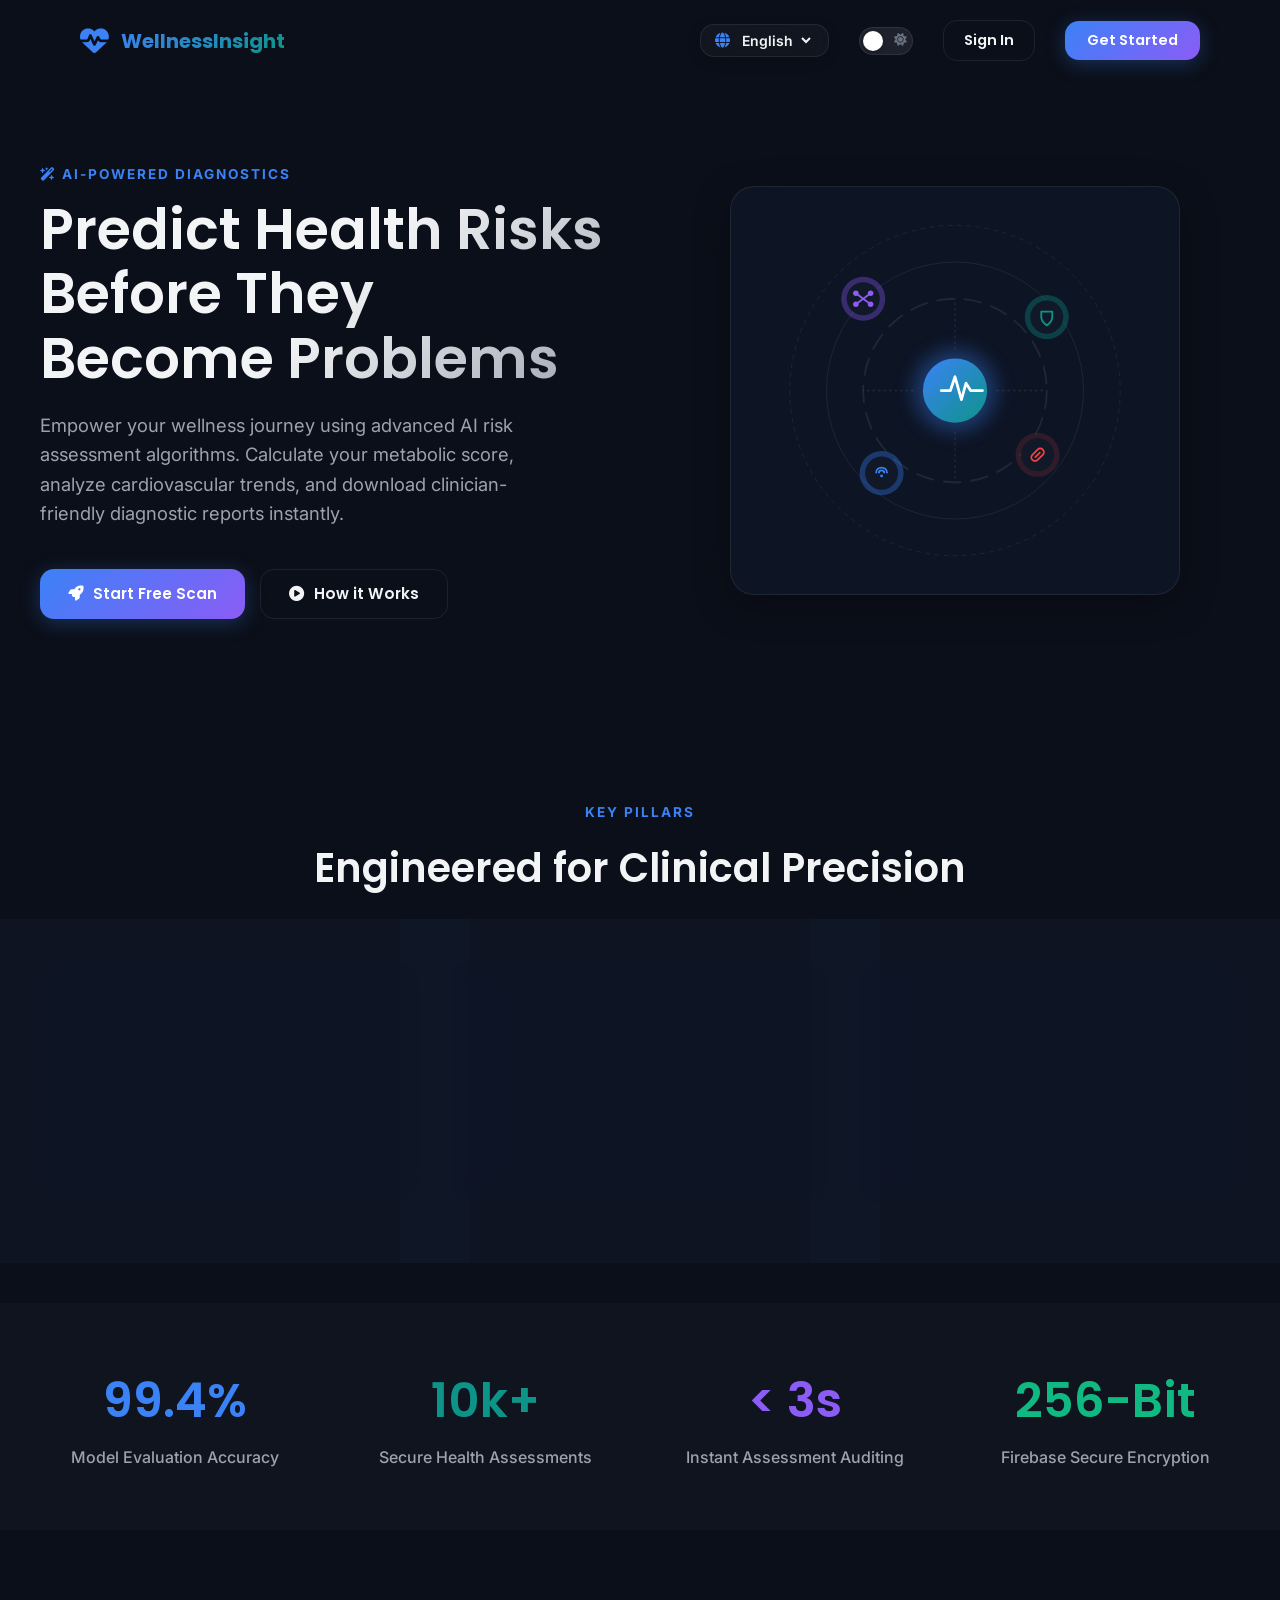
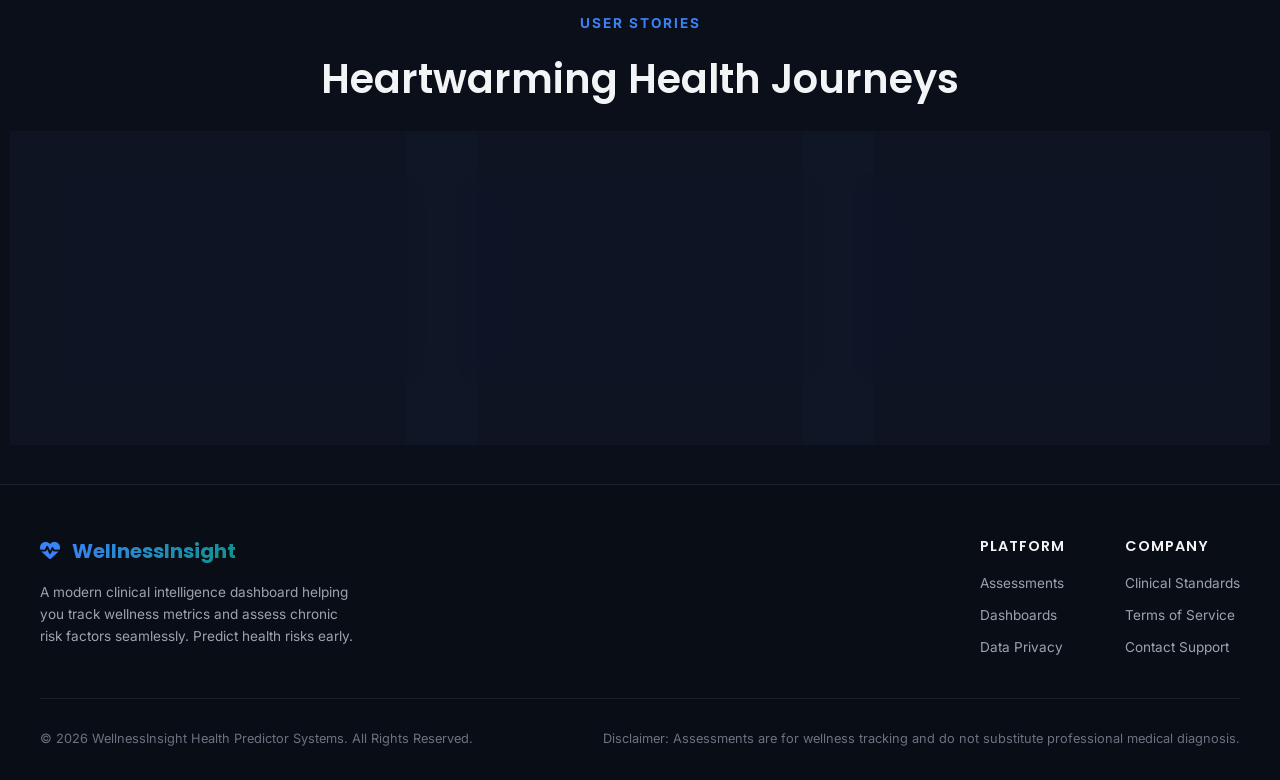
<file: index.html>
<!DOCTYPE html>
<html lang="en" data-theme="dark">
<head>
    <meta charset="UTF-8">
    <meta name="viewport" content="width=device-width, initial-scale=1.0">
    <title>Smart Health & Risk Predictor | AI Healthcare Advisor</title>
    
    <!-- Google Fonts & FontAwesome CDN -->
    <link rel="stylesheet" href="https://cdnjs.cloudflare.com/ajax/libs/font-awesome/6.4.0/css/all.min.css" crossorigin="anonymous" referrerpolicy="no-referrer">
    <link rel="stylesheet" href="style.css">
    <!-- Localization Module -->
    <script type="module" src="js/lang/i18n.js"></script>
    <link rel="icon" type="image/png" href="favicon.png">
</head>
<body>

    <!-- Ambient Glowing Orbs -->
    <div class="bg-ambient-glow">
        <div class="glow-circle glow-circle-1"></div>
        <div class="glow-circle glow-circle-2"></div>
        <div class="glow-circle glow-circle-3"></div>
    </div>

    <!-- Header Navigation -->
    <header style="padding: 20px 40px; display: flex; justify-content: space-between; align-items: center; max-width: 1200px; margin: 0 auto; width: 100%;">
        <a href="index.html" class="sidebar-logo" style="margin-bottom: 0;">
            <i class="fa-solid fa-heart-pulse" style="color: var(--color-primary); font-size: 1.8rem;"></i>
            <span data-i18n="logo_title">WellnessInsight</span>
        </a>
        
        <div style="display: flex; align-items: center; gap: 30px;">
            <!-- Language Selector Dropdown -->
            <div class="lang-switcher-container">
                <i class="fa-solid fa-globe lang-icon"></i>
                <select class="lang-select" aria-label="Select Language">
                    <option value="en">English</option>
                    <option value="hi">हिन्दी</option>
                    <option value="mr">मराठी</option>
                </select>
            </div>
            
            <label class="theme-switch" aria-label="Toggle Theme">
                <input type="checkbox" id="themeToggle">
                <span class="slider">
                    <span class="slider-icons">
                        <i class="fa-solid fa-moon"></i>
                        <i class="fa-solid fa-sun"></i>
                    </span>
                </span>
            </label>
            <a href="login.html" class="btn-outline" style="padding: 8px 20px; font-size: 0.9rem;" data-i18n="sign_in">Sign In</a>
            <a href="signup.html" class="btn-primary" style="padding: 8px 22px; font-size: 0.9rem;" data-i18n="get_started">Get Started</a>
        </div>
    </header>

    <!-- Hero Section -->
    <main class="hero-section">
        <div class="hero-content">
            <span class="section-tag" data-i18n="hero_tag"><i class="fa-solid fa-wand-magic-sparkles"></i> AI-Powered Diagnostics</span>
            <h1 data-i18n="hero_title">Predict Health Risks</span> Before They Become </span>Problems</h1>
            <p data-i18n="hero_desc">Empower your wellness journey using advanced AI risk assessment algorithms. Calculate your metabolic score, analyze cardiovascular trends, and download clinician-friendly diagnostic reports instantly.</p>
            <div style="display: flex; gap: 15px;">
                <a href="signup.html" class="btn-primary" data-i18n="start_free_scan"><i class="fa-solid fa-rocket"></i> Start Free Scan</a>
                <a href="#features" class="btn-outline" data-i18n="how_it_works"><i class="fa-solid fa-circle-play"></i> How it Works</a>
            </div>
        </div>
        
        <div class="hero-illustration">
            <div class="hero-svg-card">
                <!-- Gorgeous Floating Custom Interactive Healthcare SVG -->
                <svg viewBox="0 0 400 400" width="100%" height="100%" xmlns="http://www.w3.org/2000/svg">
                    <!-- Background grids -->
                    <circle cx="200" cy="200" r="180" fill="none" stroke="var(--border-card)" stroke-width="1" stroke-dasharray="5,5"/>
                    <circle cx="200" cy="200" r="140" fill="none" stroke="var(--border-card)" stroke-width="1"/>
                    <circle cx="200" cy="200" r="100" fill="none" stroke="var(--border-card)" stroke-width="2" stroke-dasharray="20,10"/>
                    
                    <!-- Center Glowing Heart and pulse -->
                    <circle cx="200" cy="200" r="45" fill="var(--color-primary-glow)" filter="blur(10px)"/>
                    <circle cx="200" cy="200" r="35" fill="url(#grad-blue)"/>
                    <path d="M185 200 h10 l5 -15 l7 25 l5 -18 l5 8 h13" fill="none" stroke="white" stroke-width="3" stroke-linecap="round" stroke-linejoin="round"/>
                    
                    <!-- DNA Helix Orbiting Icon -->
                    <g transform="translate(100, 100)">
                        <circle cx="0" cy="0" r="24" fill="var(--color-accent-glow)"/>
                        <circle cx="0" cy="0" r="18" fill="var(--bg-secondary)"/>
                        <path d="M-8 -6 L8 6 M-8 6 L8 -6" stroke="var(--color-accent)" stroke-width="2"/>
                        <circle cx="-8" cy="-6" r="3" fill="var(--color-accent)"/>
                        <circle cx="8" cy="6" r="3" fill="var(--color-accent)"/>
                        <circle cx="-8" cy="6" r="3" fill="var(--color-accent)"/>
                        <circle cx="8" cy="-6" r="3" fill="var(--color-accent)"/>
                    </g>
                    
                    <!-- Shield Secure Security Icon -->
                    <g transform="translate(300, 120)">
                        <circle cx="0" cy="0" r="24" fill="var(--color-secondary-glow)"/>
                        <circle cx="0" cy="0" r="18" fill="var(--bg-secondary)"/>
                        <path d="M-6 -6 H6 V0 C6 5 0 9 0 9 C0 9 -6 5 -6 0 Z" fill="none" stroke="var(--color-secondary)" stroke-width="2" stroke-linejoin="round"/>
                    </g>
                    
                    <!-- Brain Signal Icon -->
                    <g transform="translate(120, 290)">
                        <circle cx="0" cy="0" r="24" fill="var(--color-primary-glow)"/>
                        <circle cx="0" cy="0" r="18" fill="var(--bg-secondary)"/>
                        <path d="M-6 0 C-6 -8 6 -8 6 0 M-3 0 C-3 -4 3 -4 3 0 M0 0 H0" fill="none" stroke="var(--color-primary)" stroke-width="2"/>
                        <circle cx="0" cy="3" r="1.5" fill="var(--color-primary)"/>
                    </g>
                    
                    <!-- Capsule / Pill Meds Icon -->
                    <g transform="translate(290, 270)">
                        <circle cx="0" cy="0" r="24" fill="var(--color-danger-bg)"/>
                        <circle cx="0" cy="0" r="18" fill="var(--bg-secondary)"/>
                        <rect x="-4" y="-8" width="8" height="16" rx="4" transform="rotate(45)" fill="none" stroke="var(--color-danger)" stroke-width="2"/>
                        <line x1="-3" y1="3" x2="3" y2="-3" stroke="var(--color-danger)" stroke-width="2"/>
                    </g>
                    
                    <!-- Connection lines -->
                    <line x1="200" y1="155" x2="200" y2="100" stroke="var(--border-card)" stroke-width="1.5" stroke-dasharray="3,3"/>
                    <line x1="200" y1="245" x2="200" y2="300" stroke="var(--border-card)" stroke-width="1.5" stroke-dasharray="3,3"/>
                    <line x1="155" y1="200" x2="100" y2="200" stroke="var(--border-card)" stroke-width="1.5" stroke-dasharray="3,3"/>
                    <line x1="245" y1="200" x2="300" y2="200" stroke="var(--border-card)" stroke-width="1.5" stroke-dasharray="3,3"/>
                    
                    <!-- Gradient definitions -->
                    <defs>
                        <linearGradient id="grad-blue" x1="0%" y1="0%" x2="100%" y2="100%">
                            <stop offset="0%" stop-color="var(--color-primary)"/>
                            <stop offset="100%" stop-color="var(--color-secondary)"/>
                        </linearGradient>
                    </defs>
                </svg>
            </div>
        </div>
    </main>

    <!-- Features Section -->
    <section id="features" class="features-section">
        <span class="section-tag" data-i18n="pillars_tag">Key Pillars</span>
        <h2 class="section-title" data-i18n="pillars_title">Engineered for Clinical Precision</h2>
        
        <div class="features-grid">
            <div class="glass-card primary-hover">
                <div class="metric-icon-box" style="margin: 0 auto 20px auto;">
                    <i class="fa-solid fa-microchip"></i>
                </div>
                <h3 style="font-size: 1.25rem; margin-bottom: 12px;" data-i18n="feat_ai_title">AI Health Assessment</h3>
                <p style="color: var(--text-secondary); font-size: 0.9rem;" data-i18n="feat_ai_desc">Multi-step health wizard evaluates demographics, medical readings, and lifestyle habits dynamically.</p>
            </div>
            
            <div class="glass-card accent-hover">
                <div class="metric-icon-box" style="margin: 0 auto 20px auto; background: linear-gradient(135deg, var(--color-accent), var(--color-primary));">
                    <i class="fa-solid fa-chart-line"></i>
                </div>
                <h3 style="font-size: 1.25rem; margin-bottom: 12px;" data-i18n="feat_trends_title">Interactive Trends</h3>
                <p style="color: var(--text-secondary); font-size: 0.9rem;" data-i18n="feat_trends_desc">Track metrics over time via multi-dimensional radar profiles and interactive time-series line graphs.</p>
            </div>
            
            <div class="glass-card primary-hover">
                <div class="metric-icon-box" style="margin: 0 auto 20px auto; background: linear-gradient(135deg, var(--color-secondary), var(--color-success));">
                    <i class="fa-solid fa-file-medical"></i>
                </div>
                <h3 style="font-size: 1.25rem; margin-bottom: 12px;" data-i18n="feat_advice_title">Actionable Advice</h3>
                <p style="color: var(--text-secondary); font-size: 0.9rem;" data-i18n="feat_advice_desc">Instant clinician-friendly health scores and customized checklists to bring to your next consultation.</p>
            </div>
        </div>
    </section>

    <!-- Statistics Section -->
    <section style="padding: 60px 20px; background: rgba(255, 255, 255, 0.02); border-y: 1px solid var(--border-card); margin-bottom: 80px;">
        <div style="max-width: 1200px; margin: 0 auto; display: grid; grid-template-columns: repeat(auto-fit, minmax(200px, 1fr)); gap: 40px; text-align: center;">
            <div>
                <h2 style="font-size: 3rem; color: var(--color-primary); font-family: var(--font-heading);" data-i18n="stat_accuracy">99.4%</h2>
                <p style="color: var(--text-secondary); font-weight: 500; margin-top: 5px;" data-i18n="stat_accuracy_label">Model Evaluation Accuracy</p>
            </div>
            <div>
                <h2 style="font-size: 3rem; color: var(--color-secondary); font-family: var(--font-heading);" data-i18n="stat_assessments">10k+</h2>
                <p style="color: var(--text-secondary); font-weight: 500; margin-top: 5px;" data-i18n="stat_assessments_label">Secure Health Assessments</p>
            </div>
            <div>
                <h2 style="font-size: 3rem; color: var(--color-accent); font-family: var(--font-heading);" data-i18n="stat_auditing">&lt; 3s</h2>
                <p style="color: var(--text-secondary); font-weight: 500; margin-top: 5px;" data-i18n="stat_auditing_label">Instant Assessment Auditing</p>
            </div>
            <div>
                <h2 style="font-size: 3rem; color: var(--color-success); font-family: var(--font-heading);" data-i18n="stat_encryption">256-Bit</h2>
                <p style="color: var(--text-secondary); font-weight: 500; margin-top: 5px;" data-i18n="stat_encryption_label">Firebase Secure Encryption</p>
            </div>
        </div>
    </section>

    <!-- Testimonials Section -->
    <section style="max-width: 1200px; margin: 0 auto 100px auto; padding: 0 20px; text-align: center;">
        <span class="section-tag" data-i18n="stories_tag">User Stories</span>
        <h2 class="section-title" data-i18n="stories_title">Heartwarming Health Journeys</h2>
        
        <div class="features-grid">
            <div class="glass-card" style="text-align: left;">
                <div style="display: flex; align-items: center; gap: 12px; margin-bottom: 18px;">
                    <div class="user-avatar" style="background: linear-gradient(135deg, var(--color-primary), var(--color-secondary));">DR</div>
                    <div>
                        <h4 style="font-size: 0.95rem; font-weight: 600;" data-i18n="story_1_name">Dr. Richard Harrison</h4>
                        <p style="color: var(--text-muted); font-size: 0.75rem;" data-i18n="story_1_role">Cardiovascular Specialist</p>
                    </div>
                </div>
                <p style="color: var(--text-secondary); font-size: 0.875rem; line-height: 1.6;" data-i18n="story_1_text">"WellnessInsight's risk scoring acts as a fantastic initial screen. The reports carry precisely the vital biomarkers we need to see during outpatient clinic visits."</p>
            </div>
            
            <div class="glass-card" style="text-align: left;">
                <div style="display: flex; align-items: center; gap: 12px; margin-bottom: 18px;">
                    <div class="user-avatar" style="background: linear-gradient(135deg, var(--color-accent), var(--color-primary));">MS</div>
                    <div>
                        <h4 style="font-size: 0.95rem; font-weight: 600;" data-i18n="story_2_name">Melissa Sterling</h4>
                        <p style="color: var(--text-muted); font-size: 0.75rem;" data-i18n="story_2_role">User since 2025</p>
                    </div>
                </div>
                <p style="color: var(--text-secondary); font-size: 0.875rem; line-height: 1.6;" data-i18n="story_2_text">"This platform caught my elevated blood pressure patterns early. The custom exercise checklists kept me motivated, and my doctor was thoroughly impressed with the PDF logs."</p>
            </div>
            
            <div class="glass-card" style="text-align: left;">
                <div style="display: flex; align-items: center; gap: 12px; margin-bottom: 18px;">
                    <div class="user-avatar" style="background: linear-gradient(135deg, var(--color-secondary), var(--color-success));">JP</div>
                    <div>
                        <h4 style="font-size: 0.95rem; font-weight: 600;" data-i18n="story_3_name">James Patterson</h4>
                        <p style="color: var(--text-muted); font-size: 0.75rem;" data-i18n="story_3_role">Health enthusiast</p>
                    </div>
                </div>
                <p style="color: var(--text-secondary); font-size: 0.875rem; line-height: 1.6;" data-i18n="story_3_text">"Highly interactive and visually stunning dashboards. The radar analytics gives a perfect birds-eye overview of my lifestyle metrics and risk vectors."</p>
            </div>
        </div>
    </section>

    <!-- Footer -->
    <footer style="border-top: 1px solid var(--border-card); background: rgba(0, 0, 0, 0.15); padding: 50px 20px 30px 20px;">
        <div style="max-width: 1200px; margin: 0 auto; display: flex; flex-wrap: wrap; justify-content: space-between; gap: 40px; margin-bottom: 40px;">
            <div style="max-width: 320px;">
                <a href="index.html" class="sidebar-logo" style="margin-bottom: 15px;">
                    <i class="fa-solid fa-heart-pulse" style="color: var(--color-primary);"></i>
                    <span data-i18n="logo_title">WellnessInsight</span>
                </a>
                <p style="color: var(--text-secondary); font-size: 0.85rem; line-height: 1.6;" data-i18n="footer_desc">A modern clinical intelligence dashboard helping you track wellness metrics and assess chronic risk factors seamlessly. Predict health risks early.</p>
            </div>
            <div style="display: flex; gap: 60px;">
                <div>
                    <h5 style="color: var(--text-primary); margin-bottom: 15px; font-size: 0.9rem; text-transform: uppercase; letter-spacing: 1px;" data-i18n="footer_platform">Platform</h5>
                    <ul style="list-style: none; display: flex; flex-direction: column; gap: 10px; font-size: 0.85rem;">
                        <li><a href="signup.html" style="color: var(--text-secondary); text-decoration: none;" data-i18n="footer_assessments">Assessments</a></li>
                        <li><a href="login.html" style="color: var(--text-secondary); text-decoration: none;" data-i18n="footer_dashboards">Dashboards</a></li>
                        <li><a href="#" style="color: var(--text-secondary); text-decoration: none;" data-i18n="footer_privacy">Data Privacy</a></li>
                    </ul>
                </div>
                <div>
                    <h5 style="color: var(--text-primary); margin-bottom: 15px; font-size: 0.9rem; text-transform: uppercase; letter-spacing: 1px;" data-i18n="footer_company">Company</h5>
                    <ul style="list-style: none; display: flex; flex-direction: column; gap: 10px; font-size: 0.85rem;">
                        <li><a href="#" style="color: var(--text-secondary); text-decoration: none;" data-i18n="footer_standards">Clinical Standards</a></li>
                        <li><a href="#" style="color: var(--text-secondary); text-decoration: none;" data-i18n="footer_tos">Terms of Service</a></li>
                        <li><a href="#" style="color: var(--text-secondary); text-decoration: none;" data-i18n="footer_support">Contact Support</a></li>
                    </ul>
                </div>
            </div>
        </div>
        <div style="max-width: 1200px; margin: 0 auto; display: flex; justify-content: space-between; align-items: center; flex-wrap: wrap; gap: 20px; font-size: 0.8rem; color: var(--text-muted); border-top: 1px solid var(--border-card); padding-top: 30px;">
            <p data-i18n="footer_copyright">© 2026 WellnessInsight Health Predictor Systems. All Rights Reserved.</p>
            <p data-i18n="footer_disclaimer">Disclaimer: Assessments are for wellness tracking and do not substitute professional medical diagnosis.</p>
        </div>
    </footer>

    <!-- Theme Switch Script -->
    <script>
        const themeToggle = document.getElementById('themeToggle');
        
        // Load initial theme
        const savedTheme = localStorage.getItem('theme') || 'dark';
        document.documentElement.setAttribute('data-theme', savedTheme);
        themeToggle.checked = savedTheme === 'light';

        themeToggle.addEventListener('change', () => {
            const currentTheme = document.documentElement.getAttribute('data-theme');
            const newTheme = currentTheme === 'dark' ? 'light' : 'dark';
            document.documentElement.setAttribute('data-theme', newTheme);
            localStorage.setItem('theme', newTheme);
        });
    </script>
</body>
</html>
</file>
<file: style.css>
/* 
   Smart Health & Risk Predictor - Premium Cohesive Styling System
   Includes Dark & Light Mode variables, Glassmorphism classes,
   Dashboard layout grids, responsive forms, and printable report sheets.
*/

@import url('https://fonts.googleapis.com/css2?family=Inter:wght@300;400;500;600;700&family=Poppins:wght@300;400;500;600;700&display=swap');

:root {
    /* Fonts */
    --font-heading: 'Poppins', sans-serif;
    --font-body: 'Inter', sans-serif;

    /* Theme Variables - Dark Mode (Default) */
    --bg-primary: #0b0f19;
    --bg-secondary: #111827;
    --bg-card: rgba(17, 24, 39, 0.7);
    --border-card: rgba(255, 255, 255, 0.08);
    --text-primary: #f3f4f6;
    --text-secondary: #9ca3af;
    --text-muted: #6b7280;
    
    /* Branding Palette */
    --color-primary: #3b82f6; /* Sapphire Blue */
    --color-primary-glow: rgba(59, 130, 246, 0.35);
    --color-secondary: #0d9488; /* Teal */
    --color-secondary-glow: rgba(13, 148, 136, 0.35);
    --color-accent: #8b5cf6; /* Vibrant Purple */
    --color-accent-glow: rgba(139, 92, 246, 0.35);
    
    /* Semantic Colors */
    --color-success: #10b981; /* Low Risk */
    --color-success-bg: rgba(16, 185, 129, 0.15);
    --color-warning: #f59e0b; /* Medium Risk */
    --color-warning-bg: rgba(245, 158, 11, 0.15);
    --color-danger: #ef4444; /* High Risk */
    --color-danger-bg: rgba(239, 68, 68, 0.15);
    
    /* Blurs & Shadows */
    --glass-blur: blur(20px);
    --glass-saturate: saturate(180%);
    --shadow-premium: 0 10px 40px -10px rgba(0, 0, 0, 0.5);
    --shadow-glow-blue: 0 0 20px rgba(59, 130, 246, 0.2);
    
    --radius-sm: 8px;
    --radius-md: 14px;
    --radius-lg: 24px;
    --transition-smooth: all 0.4s cubic-bezier(0.16, 1, 0.3, 1);
}

/* Light Mode Overrides */
[data-theme="light"] {
    --bg-primary: #f3f4f6;
    --bg-secondary: #f8fafc;
    --bg-card: rgba(255, 255, 255, 0.8);
    --border-card: rgba(0, 0, 0, 0.08);
    --text-primary: #0f172a;
    --text-secondary: #475569;
    --text-muted: #64748b;
    
    --color-primary: #2563eb;
    --color-primary-glow: rgba(37, 99, 235, 0.15);
    --color-secondary: #0f766e;
    --color-secondary-glow: rgba(15, 118, 110, 0.15);
    --color-accent: #7c3aed;
    --color-accent-glow: rgba(124, 58, 237, 0.15);
    
    --shadow-premium: 0 10px 30px rgba(0, 0, 0, 0.05);
    --shadow-glow-blue: 0 0 20px rgba(37, 99, 235, 0.1);
}

/* Base Resets */
* {
    margin: 0;
    padding: 0;
    box-sizing: border-box;
}

html {
    scroll-behavior: smooth;
}

html, body {
    min-height: 100vh;
    font-family: var(--font-body);
    background-color: var(--bg-primary);
    color: var(--text-primary);
    line-height: 1.6;
    overflow-x: hidden;
    transition: background-color 0.4s, color 0.4s;
}

h1, h2, h3, h4, h5, h6 {
    font-family: var(--font-heading);
    font-weight: 600;
}

/* Custom Scrollbar */
::-webkit-scrollbar {
    width: 8px;
}
::-webkit-scrollbar-track {
    background: var(--bg-primary);
}
::-webkit-scrollbar-thumb {
    background: var(--text-muted);
    border-radius: var(--radius-sm);
}
::-webkit-scrollbar-thumb:hover {
    background: var(--text-secondary);
}

/* Background Gradients & Glow Elements */
.bg-ambient-glow {
    position: fixed;
    top: 0;
    left: 0;
    width: 100vw;
    height: 100vh;
    z-index: -1;
    overflow: hidden;
    pointer-events: none;
}

.glow-circle {
    position: absolute;
    border-radius: 50%;
    filter: blur(140px);
    opacity: 0.18;
    mix-blend-mode: screen;
}

.glow-circle-1 {
    top: -10%;
    left: -10%;
    width: 50vw;
    height: 50vw;
    background: var(--color-primary);
}

.glow-circle-2 {
    bottom: -10%;
    right: -10%;
    width: 50vw;
    height: 50vw;
    background: var(--color-accent);
}

.glow-circle-3 {
    top: 40%;
    left: 50%;
    width: 30vw;
    height: 30vw;
    background: var(--color-secondary);
    transform: translate(-50%, -50%);
}

[data-theme="light"] .glow-circle {
    opacity: 0.12;
    mix-blend-mode: multiply;
}

/* Premium Layout Container & Sidebar Navigation */
.app-container {
    display: flex;
    min-height: 100vh;
    width: 100%;
}

.sidebar {
    width: 280px;
    background: var(--bg-card);
    backdrop-filter: var(--glass-blur) var(--glass-saturate);
    border-right: 1px solid var(--border-card);
    display: flex;
    flex-direction: column;
    padding: 30px 20px;
    z-index: 100;
    position: fixed;
    height: 100vh;
    transition: var(--transition-smooth);
}

.sidebar-logo {
    display: flex;
    align-items: center;
    gap: 12px;
    font-size: 1.25rem;
    font-weight: 700;
    font-family: var(--font-heading);
    color: var(--text-primary);
    margin-bottom: 40px;
    text-decoration: none;
}

.sidebar-logo span {
    background: linear-gradient(135deg, var(--color-primary), var(--color-secondary));
    -webkit-background-clip: text;
    -webkit-text-fill-color: transparent;
}

.sidebar-nav {
    display: flex;
    flex-direction: column;
    gap: 8px;
    flex-grow: 1;
}

.nav-item {
    display: flex;
    align-items: center;
    gap: 14px;
    padding: 14px 18px;
    border-radius: var(--radius-md);
    color: var(--text-secondary);
    text-decoration: none;
    font-weight: 500;
    transition: var(--transition-smooth);
}

.nav-item i {
    font-size: 1.2rem;
}

.nav-item:hover, .nav-item.active {
    color: var(--text-primary);
    background: rgba(255, 255, 255, 0.05);
    box-shadow: inset 0 0 10px rgba(255, 255, 255, 0.02);
}

.nav-item.active {
    background: linear-gradient(135deg, var(--color-primary-glow), rgba(13, 148, 136, 0.1));
    border-left: 4px solid var(--color-primary);
}

.sidebar-footer {
    border-top: 1px solid var(--border-card);
    padding-top: 20px;
    display: flex;
    flex-direction: column;
    gap: 15px;
}

.user-profile-badge {
    display: flex;
    align-items: center;
    gap: 12px;
    text-decoration: none;
}

.user-avatar {
    width: 42px;
    height: 42px;
    border-radius: 50%;
    background: linear-gradient(135deg, var(--color-primary), var(--color-accent));
    color: white;
    display: flex;
    align-items: center;
    justify-content: center;
    font-weight: 600;
    font-size: 1.1rem;
    box-shadow: 0 4px 15px rgba(59, 130, 246, 0.3);
}

.user-info {
    display: flex;
    flex-direction: column;
    overflow: hidden;
}

.user-name {
    font-weight: 600;
    font-size: 0.9rem;
    color: var(--text-primary);
    white-space: nowrap;
    text-overflow: ellipsis;
    overflow: hidden;
}

.user-role {
    font-size: 0.75rem;
    color: var(--text-muted);
}

/* Main Content Area */
.main-wrapper {
    flex-grow: 1;
    margin-left: 280px;
    padding: 40px;
    min-height: 100vh;
    transition: var(--transition-smooth);
}

/* Top Header Bar */
.top-header {
    display: flex;
    justify-content: space-between;
    align-items: center;
    margin-bottom: 40px;
}

.header-title h1 {
    font-size: 1.75rem;
    font-weight: 700;
}

.header-title p {
    color: var(--text-secondary);
    font-size: 0.95rem;
    margin-top: 4px;
}

.header-actions {
    display: flex;
    align-items: center;
    gap: 20px;
}

/* Theme Toggle Slider Switch */
.theme-switch {
    position: relative;
    display: inline-block;
    width: 54px;
    height: 28px;
}

.theme-switch input {
    opacity: 0;
    width: 0;
    height: 0;
}

.slider {
    position: absolute;
    cursor: pointer;
    top: 0;
    left: 0;
    right: 0;
    bottom: 0;
    background-color: var(--border-card);
    border: 1px solid var(--border-card);
    transition: .4s;
    border-radius: 34px;
    display: flex;
    align-items: center;
    justify-content: space-between;
    padding: 0 5px;
}

.slider::before {
    position: absolute;
    content: "";
    height: 20px;
    width: 20px;
    left: 3px;
    bottom: 3px;
    background-color: white;
    transition: .4s;
    border-radius: 50%;
    z-index: 2;
    box-shadow: 0 2px 5px rgba(0,0,0,0.2);
}

input:checked + .slider {
    background-color: var(--color-primary-glow);
}

input:checked + .slider::before {
    transform: translateX(26px);
}

.slider-icons {
    display: flex;
    justify-content: space-between;
    width: 100%;
    font-size: 0.8rem;
    color: var(--text-muted);
}

/* Glassmorphism Card Panels */
.glass-card {
    background: var(--bg-card);
    backdrop-filter: var(--glass-blur) var(--glass-saturate);
    border: 1px solid var(--border-card);
    border-radius: var(--radius-lg);
    padding: 30px;
    box-shadow: var(--shadow-premium);
    transition: var(--transition-smooth);
    position: relative;
    overflow: hidden;
}

.glass-card::before {
    content: '';
    position: absolute;
    top: 0;
    left: 0;
    right: 0;
    height: 3px;
    background: transparent;
    transition: var(--transition-smooth);
}

.glass-card:hover {
    transform: translateY(-5px);
    box-shadow: var(--shadow-premium), var(--shadow-glow-blue);
    border-color: rgba(255, 255, 255, 0.15);
}

.glass-card.primary-hover:hover::before {
    background: linear-gradient(90deg, var(--color-primary), var(--color-secondary));
}

.glass-card.accent-hover:hover::before {
    background: linear-gradient(90deg, var(--color-accent), var(--color-primary));
}

/* Dashboard Metric Cards Grid */
.dashboard-grid {
    display: grid;
    grid-template-columns: repeat(auto-fit, minmax(280px, 1fr));
    gap: 30px;
    margin-bottom: 40px;
}

.metric-card {
    display: flex;
    flex-direction: column;
    justify-content: space-between;
    min-height: 180px;
}

.metric-header {
    display: flex;
    justify-content: space-between;
    align-items: flex-start;
}

.metric-icon-box {
    width: 48px;
    height: 48px;
    border-radius: var(--radius-md);
    display: flex;
    align-items: center;
    justify-content: center;
    font-size: 1.3rem;
    color: white;
    background: linear-gradient(135deg, var(--color-primary), var(--color-secondary));
    box-shadow: 0 8px 20px rgba(59, 130, 246, 0.2);
}

.metric-card.accent-icon .metric-icon-box {
    background: linear-gradient(135deg, var(--color-accent), var(--color-primary));
    box-shadow: 0 8px 20px rgba(139, 92, 246, 0.2);
}

.metric-card.success-icon .metric-icon-box {
    background: linear-gradient(135deg, var(--color-success), var(--color-secondary));
    box-shadow: 0 8px 20px rgba(16, 185, 129, 0.2);
}

.metric-card.danger-icon .metric-icon-box {
    background: linear-gradient(135deg, var(--color-danger), var(--color-accent));
    box-shadow: 0 8px 20px rgba(239, 68, 68, 0.2);
}

.metric-title {
    font-size: 0.875rem;
    font-weight: 500;
    color: var(--text-secondary);
}

.metric-body {
    margin-top: 15px;
}

.metric-value {
    font-size: 2.25rem;
    font-weight: 700;
    font-family: var(--font-heading);
    letter-spacing: -0.5px;
}

.metric-desc {
    font-size: 0.825rem;
    color: var(--text-muted);
    margin-top: 4px;
    display: flex;
    align-items: center;
    gap: 6px;
}

.metric-badge {
    padding: 2px 8px;
    border-radius: 20px;
    font-size: 0.75rem;
    font-weight: 600;
}

.metric-badge.success {
    background: var(--color-success-bg);
    color: var(--color-success);
}

.metric-badge.warning {
    background: var(--color-warning-bg);
    color: var(--color-warning);
}

.metric-badge.danger {
    background: var(--color-danger-bg);
    color: var(--color-danger);
}

/* Secondary Panels Grid layout */
.content-grid-two-cols {
    display: grid;
    grid-template-columns: 2fr 1fr;
    gap: 30px;
    margin-bottom: 40px;
}

@media (max-width: 1200px) {
    .content-grid-two-cols {
        grid-template-columns: 1fr;
    }
}

/* Premium Buttons Styling */
.btn-primary, .btn-secondary, .btn-outline {
    font-family: var(--font-heading);
    font-weight: 600;
    padding: 12px 28px;
    border-radius: var(--radius-md);
    border: none;
    cursor: pointer;
    transition: var(--transition-smooth);
    display: inline-flex;
    align-items: center;
    justify-content: center;
    gap: 10px;
    text-decoration: none;
    font-size: 0.95rem;
}

.btn-primary {
    background: linear-gradient(135deg, var(--color-primary), var(--color-accent));
    color: white;
    box-shadow: 0 4px 20px rgba(59, 130, 246, 0.3);
}

.btn-primary:hover {
    transform: translateY(-3px);
    box-shadow: 0 8px 30px rgba(59, 130, 246, 0.5);
}

.btn-secondary {
    background: linear-gradient(135deg, var(--color-secondary), var(--color-primary));
    color: white;
    box-shadow: 0 4px 20px rgba(13, 148, 136, 0.3);
}

.btn-secondary:hover {
    transform: translateY(-3px);
    box-shadow: 0 8px 30px rgba(13, 148, 136, 0.5);
}

.btn-outline {
    background: transparent;
    border: 1px solid var(--border-card);
    color: var(--text-primary);
}

.btn-outline:hover {
    background: rgba(255, 255, 255, 0.05);
    border-color: var(--text-secondary);
}

/* Inputs & Form Groups */
.form-grid {
    display: grid;
    grid-template-columns: repeat(auto-fit, minmax(220px, 1fr));
    gap: 20px;
}

.form-group {
    display: flex;
    flex-direction: column;
    gap: 8px;
    margin-bottom: 20px;
}

.form-group label {
    font-size: 0.875rem;
    font-weight: 500;
    color: var(--text-secondary);
}

.form-input-container {
    position: relative;
    display: flex;
    align-items: center;
}

.form-input-icon {
    position: absolute;
    left: 16px;
    color: var(--text-muted);
    font-size: 1.1rem;
    pointer-events: none;
}

.form-input {
    width: 100%;
    padding: 14px 16px 14px 46px;
    border-radius: var(--radius-md);
    background: rgba(255, 255, 255, 0.03);
    border: 1px solid var(--border-card);
    color: var(--text-primary);
    font-size: 0.95rem;
    outline: none;
    transition: var(--transition-smooth);
}

[data-theme="light"] .form-input {
    background: rgba(0, 0, 0, 0.02);
}

.form-input:focus {
    border-color: var(--color-primary);
    box-shadow: 0 0 0 3px var(--color-primary-glow);
    background: rgba(255, 255, 255, 0.05);
}

select.form-input {
    appearance: none;
    cursor: pointer;
}

/* Validation status effects */
.form-input.is-valid {
    border-color: var(--color-success);
    background-image: url("data:image/svg+xml,%3Csvg xmlns='http://www.w3.org/2000/svg' viewBox='0 0 24 24' fill='%2310b981'%3E%3Cpath d='M9 16.17L4.83 12l-1.42 1.41L9 19 21 7l-1.41-1.41z'/%3E%3C/svg%3E");
    background-repeat: no-repeat;
    background-position: right 16px center;
    background-size: 18px;
}

/* Password Toggle icon clickable */
.password-toggle-btn {
    position: absolute;
    right: 16px;
    color: var(--text-muted);
    cursor: pointer;
    font-size: 1.1rem;
    transition: var(--transition-smooth);
}

.password-toggle-btn:hover {
    color: var(--text-primary);
}

/* Wizard / Multi-step Assessment Wizard Styles */
.wizard-steps-container {
    display: flex;
    justify-content: space-between;
    margin-bottom: 40px;
    position: relative;
}

.wizard-steps-container::before {
    content: '';
    position: absolute;
    top: 24px;
    left: 0;
    right: 0;
    height: 4px;
    background: var(--border-card);
    z-index: 1;
}

.wizard-progress-bar {
    position: absolute;
    top: 24px;
    left: 0;
    height: 4px;
    background: linear-gradient(90deg, var(--color-primary), var(--color-secondary));
    z-index: 2;
    transition: var(--transition-smooth);
    width: 0%;
}

.wizard-step {
    position: relative;
    z-index: 3;
    display: flex;
    flex-direction: column;
    align-items: center;
    gap: 8px;
    flex: 1;
}

.step-node {
    width: 50px;
    height: 50px;
    border-radius: 50%;
    background: var(--bg-secondary);
    border: 2px solid var(--border-card);
    display: flex;
    align-items: center;
    justify-content: center;
    font-weight: 600;
    color: var(--text-muted);
    transition: var(--transition-smooth);
}

.wizard-step.active .step-node {
    border-color: var(--color-primary);
    background: var(--color-primary-glow);
    color: var(--color-primary);
    box-shadow: 0 0 15px var(--color-primary-glow);
}

.wizard-step.completed .step-node {
    border-color: var(--color-success);
    background: var(--color-success-bg);
    color: var(--color-success);
}

.step-label {
    font-size: 0.8rem;
    font-weight: 500;
    color: var(--text-muted);
    transition: var(--transition-smooth);
    text-align: center;
}

.wizard-step.active .step-label {
    color: var(--text-primary);
    font-weight: 600;
}

.wizard-step.completed .step-label {
    color: var(--color-success);
}

/* Hide Wizard Content Panels */
.wizard-panel {
    display: none;
    animation: slideIn 0.5s ease;
}

.wizard-panel.active {
    display: block;
}

@keyframes slideIn {
    from {
        opacity: 0;
        transform: translateY(15px);
    }
    to {
        opacity: 1;
        transform: translateY(0);
    }
}

/* Landing Page Styles */
.hero-section {
    display: grid;
    grid-template-columns: 1fr 1fr;
    gap: 60px;
    align-items: center;
    padding: 80px 0;
    max-width: 1200px;
    margin: 0 auto;
}

.hero-content h1 {
    font-size: 3.5rem;
    line-height: 1.15;
    margin-bottom: 20px;
    background: linear-gradient(135deg, var(--text-primary) 50%, var(--text-secondary));
    -webkit-background-clip: text;
    -webkit-text-fill-color: transparent;
}

.hero-content h1 span {
    background: linear-gradient(135deg, var(--color-primary), var(--color-accent));
    -webkit-background-clip: text;
    -webkit-text-fill-color: transparent;
}

.hero-content p {
    font-size: 1.15rem;
    color: var(--text-secondary);
    margin-bottom: 40px;
    max-width: 500px;
}

.hero-illustration {
    display: flex;
    justify-content: center;
    position: relative;
}

/* Interactive custom clinical SVG box */
.hero-svg-card {
    background: var(--bg-card);
    backdrop-filter: var(--glass-blur) var(--glass-saturate);
    border: 1px solid var(--border-card);
    border-radius: var(--radius-lg);
    padding: 20px;
    box-shadow: var(--shadow-premium);
    width: 100%;
    max-width: 450px;
    aspect-ratio: 1.1;
    display: flex;
    align-items: center;
    justify-content: center;
    animation: floatIllustration 6s ease-in-out infinite;
}

@keyframes floatIllustration {
    0%, 100% {
        transform: translateY(0px);
    }
    50% {
        transform: translateY(-15px);
    }
}

/* Features Grid */
.features-section {
    padding: 100px 0;
    max-width: 1200px;
    margin: 0 auto;
    text-align: center;
}

.section-tag {
    font-size: 0.85rem;
    font-weight: 700;
    text-transform: uppercase;
    letter-spacing: 2px;
    color: var(--color-primary);
    margin-bottom: 12px;
    display: inline-block;
}

.section-title {
    font-size: 2.5rem;
    margin-bottom: 60px;
}

.features-grid {
    display: grid;
    grid-template-columns: repeat(auto-fit, minmax(300px, 1fr));
    gap: 30px;
}

/* Authentication Page Container */
.auth-page-container {
    min-height: 100vh;
    display: flex;
    flex-direction: column;
    align-items: center;
    justify-content: center;
    padding: 30px;
}

.auth-card {
    width: 100%;
    max-width: 450px;
    padding: 40px;
}

.auth-header {
    text-align: center;
    margin-bottom: 30px;
}

.auth-logo {
    font-size: 2.5rem;
    margin-bottom: 10px;
}

.auth-header h2 {
    font-size: 1.75rem;
    font-weight: 700;
}

.auth-header p {
    color: var(--text-secondary);
    font-size: 0.9rem;
    margin-top: 4px;
}

.auth-divider {
    display: flex;
    align-items: center;
    text-align: center;
    color: var(--text-muted);
    font-size: 0.8rem;
    margin: 25px 0;
}

.auth-divider::before, .auth-divider::after {
    content: '';
    flex: 1;
    border-bottom: 1px solid var(--border-card);
}

.auth-divider:not(:empty)::before {
    margin-right: 15px;
}

.auth-divider:not(:empty)::after {
    margin-left: 15px;
}

.google-auth-btn {
    width: 100%;
    padding: 14px;
    border-radius: var(--radius-md);
    background: white;
    color: #1f2937;
    font-weight: 600;
    border: 1px solid #e5e7eb;
    cursor: pointer;
    display: flex;
    align-items: center;
    justify-content: center;
    gap: 12px;
    font-size: 0.95rem;
    transition: var(--transition-smooth);
}

.google-auth-btn:hover {
    background: #f9fafb;
    box-shadow: 0 4px 12px rgba(0, 0, 0, 0.08);
}

.google-auth-btn img {
    width: 20px;
    height: 20px;
}

.auth-footer-links {
    text-align: center;
    margin-top: 25px;
    font-size: 0.9rem;
    color: var(--text-secondary);
}

.auth-footer-links a {
    color: var(--color-primary);
    text-decoration: none;
    font-weight: 600;
}

.auth-footer-links a:hover {
    text-decoration: underline;
}

/* Prediction Gauge Visuals */
.gauge-outer {
    position: relative;
    width: 220px;
    height: 110px; /* Semi-circle */
    overflow: hidden;
    margin: 0 auto;
}

.gauge-body {
    position: absolute;
    top: 0;
    left: 0;
    width: 220px;
    height: 220px;
    border-radius: 50%;
    box-sizing: border-box;
    border: 24px solid var(--border-card);
    border-bottom-color: transparent;
    border-left-color: transparent;
    transform: rotate(-45deg);
}

.gauge-fill {
    position: absolute;
    top: 0;
    left: 0;
    width: 220px;
    height: 220px;
    border-radius: 50%;
    box-sizing: border-box;
    border: 24px solid var(--color-primary);
    border-bottom-color: transparent;
    border-left-color: transparent;
    transform: rotate(-45deg); /* Dynamic rotation */
    transition: transform 1.5s cubic-bezier(0.16, 1, 0.3, 1);
}

.gauge-cover {
    position: absolute;
    width: 172px;
    height: 86px;
    background: var(--bg-card);
    backdrop-filter: var(--glass-blur);
    bottom: 0;
    left: 24px;
    border-top-left-radius: 90px;
    border-top-right-radius: 90px;
    display: flex;
    flex-direction: column;
    align-items: center;
    justify-content: flex-end;
    padding-bottom: 10px;
}

.gauge-value {
    font-size: 2.25rem;
    font-weight: 700;
    font-family: var(--font-heading);
}

.gauge-label {
    font-size: 0.8rem;
    font-weight: 600;
    text-transform: uppercase;
    color: var(--text-secondary);
}

/* Recent Scans Tables */
.scans-table-container {
    width: 100%;
    overflow-x: auto;
}

.scans-table {
    width: 100%;
    border-collapse: collapse;
    text-align: left;
}

.scans-table th {
    padding: 16px;
    font-weight: 600;
    color: var(--text-secondary);
    border-bottom: 1px solid var(--border-card);
    font-size: 0.85rem;
    text-transform: uppercase;
    letter-spacing: 0.5px;
}

.scans-table td {
    padding: 16px;
    border-bottom: 1px solid var(--border-card);
    font-size: 0.9rem;
    color: var(--text-primary);
}

.scans-table tr:last-child td {
    border-bottom: none;
}

/* Risk level status badges */
.badge-risk {
    padding: 4px 10px;
    border-radius: 6px;
    font-size: 0.75rem;
    font-weight: 600;
    display: inline-block;
}

.badge-risk.low {
    background: var(--color-success-bg);
    color: var(--color-success);
}

.badge-risk.medium {
    background: var(--color-warning-bg);
    color: var(--color-warning);
}

.badge-risk.high {
    background: var(--color-danger-bg);
    color: var(--color-danger);
}

/* Loading Overlay for AI execution simulation */
.loading-overlay {
    position: fixed;
    top: 0;
    left: 0;
    width: 100%;
    height: 100%;
    background: rgba(11, 15, 25, 0.95);
    z-index: 1000;
    display: none;
    flex-direction: column;
    align-items: center;
    justify-content: center;
    backdrop-filter: blur(10px);
}

.loading-spinner {
    width: 60px;
    height: 60px;
    border: 4px solid var(--border-card);
    border-top: 4px solid var(--color-primary);
    border-radius: 50%;
    animation: spin 1s linear infinite;
    margin-bottom: 25px;
}

@keyframes spin {
    0% { transform: rotate(0deg); }
    100% { transform: rotate(360deg); }
}

.loading-text {
    font-family: var(--font-heading);
    font-size: 1.25rem;
    font-weight: 600;
    color: var(--text-primary);
    text-align: center;
    animation: pulse 1.5s infinite;
}

@keyframes pulse {
    0%, 100% { opacity: 0.6; }
    50% { opacity: 1; }
}

/* Print Overrides specifically crafted to match beautiful health records on A4 sheets */
@media print {
    body {
        background: white !important;
        color: black !important;
    }
    
    .sidebar, .top-header, .btn-primary, .btn-outline, .btn-secondary, .glow-circle, .sidebar-footer, .header-actions {
        display: none !important;
    }
    
    .main-wrapper {
        margin-left: 0 !important;
        padding: 0 !important;
    }
    
    .glass-card {
        border: 1px solid #ddd !important;
        background: white !important;
        box-shadow: none !important;
        color: black !important;
        break-inside: avoid;
    }
    
    .text-primary, .text-secondary, .text-muted, h1, h2, h3, p, span, td, th {
        color: black !important;
    }
    
    .badge-risk {
        border: 1px solid #ccc !important;
        background: transparent !important;
    }
    
    .badge-risk.low { color: #10b981 !important; border-color: #10b981 !important; }
    .badge-risk.medium { color: #f59e0b !important; border-color: #f59e0b !important; }
    .badge-risk.high { color: #ef4444 !important; border-color: #ef4444 !important; }
}

/* Mobile & Tablet Responsiveness rules */
@media (max-width: 992px) {
    .sidebar {
        transform: translateX(-100%);
    }
    
    .sidebar.open {
        transform: translateX(0);
    }
    
    .main-wrapper {
        margin-left: 0;
        padding: 20px;
    }
    
    .hero-section {
        grid-template-columns: 1fr;
        text-align: center;
        padding: 40px 10px;
    }
    
    .hero-content h1 {
        font-size: 2.5rem;
    }
    
    .hero-content p {
        margin: 0 auto 30px auto;
    }
}

/* Doctor Portal Specific Styles */
.patient-row {
    transition: var(--transition-smooth);
}

.patient-row:hover {
    background: rgba(255, 255, 255, 0.03) !important;
}

[data-theme="light"] .patient-row:hover {
    background: rgba(0, 0, 0, 0.02) !important;
}

/* Auditing frosted overlay modal drawer */
.doctor-modal-overlay {
    position: fixed;
    top: 0;
    left: 0;
    width: 100vw;
    height: 100vh;
    background: rgba(11, 15, 25, 0.85);
    backdrop-filter: blur(12px);
    z-index: 1000;
    display: none;
    align-items: center;
    justify-content: center;
    padding: 20px;
    animation: fadeInModal 0.25s ease-out;
}

@keyframes fadeInModal {
    from { opacity: 0; }
    to { opacity: 1; }
}

.doctor-modal-card {
    background: var(--bg-card);
    backdrop-filter: var(--glass-blur) var(--glass-saturate);
    border: 1px solid var(--border-card);
    border-radius: var(--radius-lg);
    width: 100%;
    max-width: 900px;
    max-height: 90vh;
    display: flex;
    flex-direction: column;
    box-shadow: var(--shadow-premium), 0 20px 50px rgba(0,0,0,0.5);
    overflow: hidden;
    animation: scaleInModal 0.35s cubic-bezier(0.16, 1, 0.3, 1);
}

@keyframes scaleInModal {
    from { transform: scale(0.95); opacity: 0; }
    to { transform: scale(1); opacity: 1; }
}

.doctor-modal-header {
    padding: 25px 30px;
    border-bottom: 1px solid var(--border-card);
    display: flex;
    justify-content: space-between;
    align-items: center;
}

.doctor-modal-body {
    padding: 30px;
    flex-grow: 1;
    overflow-y: auto;
}

.doctor-modal-footer {
    padding: 20px 30px;
    border-top: 1px solid var(--border-card);
    display: flex;
    justify-content: flex-end;
    gap: 15px;
}

.doctor-search-box {
    position: relative;
    max-width: 400px;
    width: 100%;
}

.doctor-search-icon {
    position: absolute;
    left: 16px;
    top: 50%;
    transform: translateY(-50%);
    color: var(--text-muted);
}

.doctor-search-input {
    width: 100%;
    padding: 12px 16px 12px 46px;
    background: rgba(255, 255, 255, 0.03);
    border: 1px solid var(--border-card);
    border-radius: var(--radius-md);
    color: var(--text-primary);
    font-size: 0.9rem;
    outline: none;
    transition: var(--transition-smooth);
}

.doctor-search-input:focus {
    border-color: var(--color-primary);
    box-shadow: var(--shadow-glow-blue);
    background: rgba(255, 255, 255, 0.05);
}

.close-modal-btn {
    background: rgba(255,255,255,0.03);
    border: 1px solid var(--border-card);
    color: var(--text-secondary);
    width: 38px;
    height: 38px;
    border-radius: 50%;
    display: flex;
    align-items: center;
    justify-content: center;
    cursor: pointer;
    transition: var(--transition-smooth);
}

.close-modal-btn:hover {
    color: var(--text-primary);
    background: rgba(239, 68, 68, 0.15);
    border-color: var(--color-danger);
}

/* Role-Based Signup Toggles & Appointment Badges */
.auth-tabs {
    display: flex;
    background: rgba(255, 255, 255, 0.03);
    border: 1px solid var(--border-card);
    border-radius: var(--radius-md);
    padding: 4px;
    margin-bottom: 25px;
}

[data-theme="light"] .auth-tabs {
    background: rgba(0, 0, 0, 0.02);
}

.auth-tab {
    flex: 1;
    padding: 10px;
    border: none;
    background: transparent;
    color: var(--text-secondary);
    font-family: var(--font-heading);
    font-weight: 600;
    font-size: 0.875rem;
    border-radius: var(--radius-sm);
    cursor: pointer;
    transition: var(--transition-smooth);
    display: flex;
    align-items: center;
    justify-content: center;
    gap: 8px;
}

.auth-tab.active {
    background: var(--color-primary-glow);
    color: var(--text-primary);
    box-shadow: 0 4px 12px rgba(59, 130, 246, 0.1);
}

.badge-status {
    padding: 4px 10px;
    border-radius: 6px;
    font-size: 0.75rem;
    font-weight: 600;
    display: inline-block;
}

.badge-status.pending {
    background: var(--color-warning-bg);
    color: var(--color-warning);
}

.badge-status.approved {
    background: var(--color-success-bg);
    color: var(--color-success);
}

.badge-status.cancelled {
    background: var(--color-danger-bg);
    color: var(--color-danger);
}

/* Tab display togglers */
.doctor-fields, .patient-fields {
    transition: var(--transition-smooth);
}

/* Premium Language Selector Switcher Dropdown Styling */
.lang-switcher-container {
    position: relative;
    display: inline-flex;
    align-items: center;
    gap: 8px;
    background: rgba(255, 255, 255, 0.03);
    border: 1px solid var(--border-card);
    padding: 6px 14px;
    border-radius: var(--radius-md);
    transition: var(--transition-smooth);
    box-shadow: 0 4px 15px rgba(0, 0, 0, 0.1);
    backdrop-filter: var(--glass-blur);
}

[data-theme="light"] .lang-switcher-container {
    background: rgba(0, 0, 0, 0.02);
    box-shadow: 0 4px 15px rgba(0, 0, 0, 0.03);
}

.lang-switcher-container:hover {
    background: rgba(255, 255, 255, 0.06);
    border-color: rgba(255, 255, 255, 0.18);
    box-shadow: 0 4px 20px rgba(59, 130, 246, 0.15);
}

[data-theme="light"] .lang-switcher-container:hover {
    background: rgba(0, 0, 0, 0.04);
    border-color: rgba(0, 0, 0, 0.15);
}

.lang-switcher-container i.lang-icon {
    color: var(--color-primary);
    font-size: 0.95rem;
    transition: var(--transition-smooth);
}

.lang-switcher-container:hover i.lang-icon {
    transform: rotate(15deg) scale(1.1);
}

.lang-select {
    background: transparent;
    border: none;
    color: var(--text-primary);
    font-family: var(--font-body);
    font-size: 0.875rem;
    font-weight: 600;
    cursor: pointer;
    outline: none;
    padding-right: 5px;
    transition: var(--transition-smooth);
}

.lang-select option {
    background: var(--bg-secondary);
    color: var(--text-primary);
    font-weight: 500;
    padding: 10px;
}
</file>
